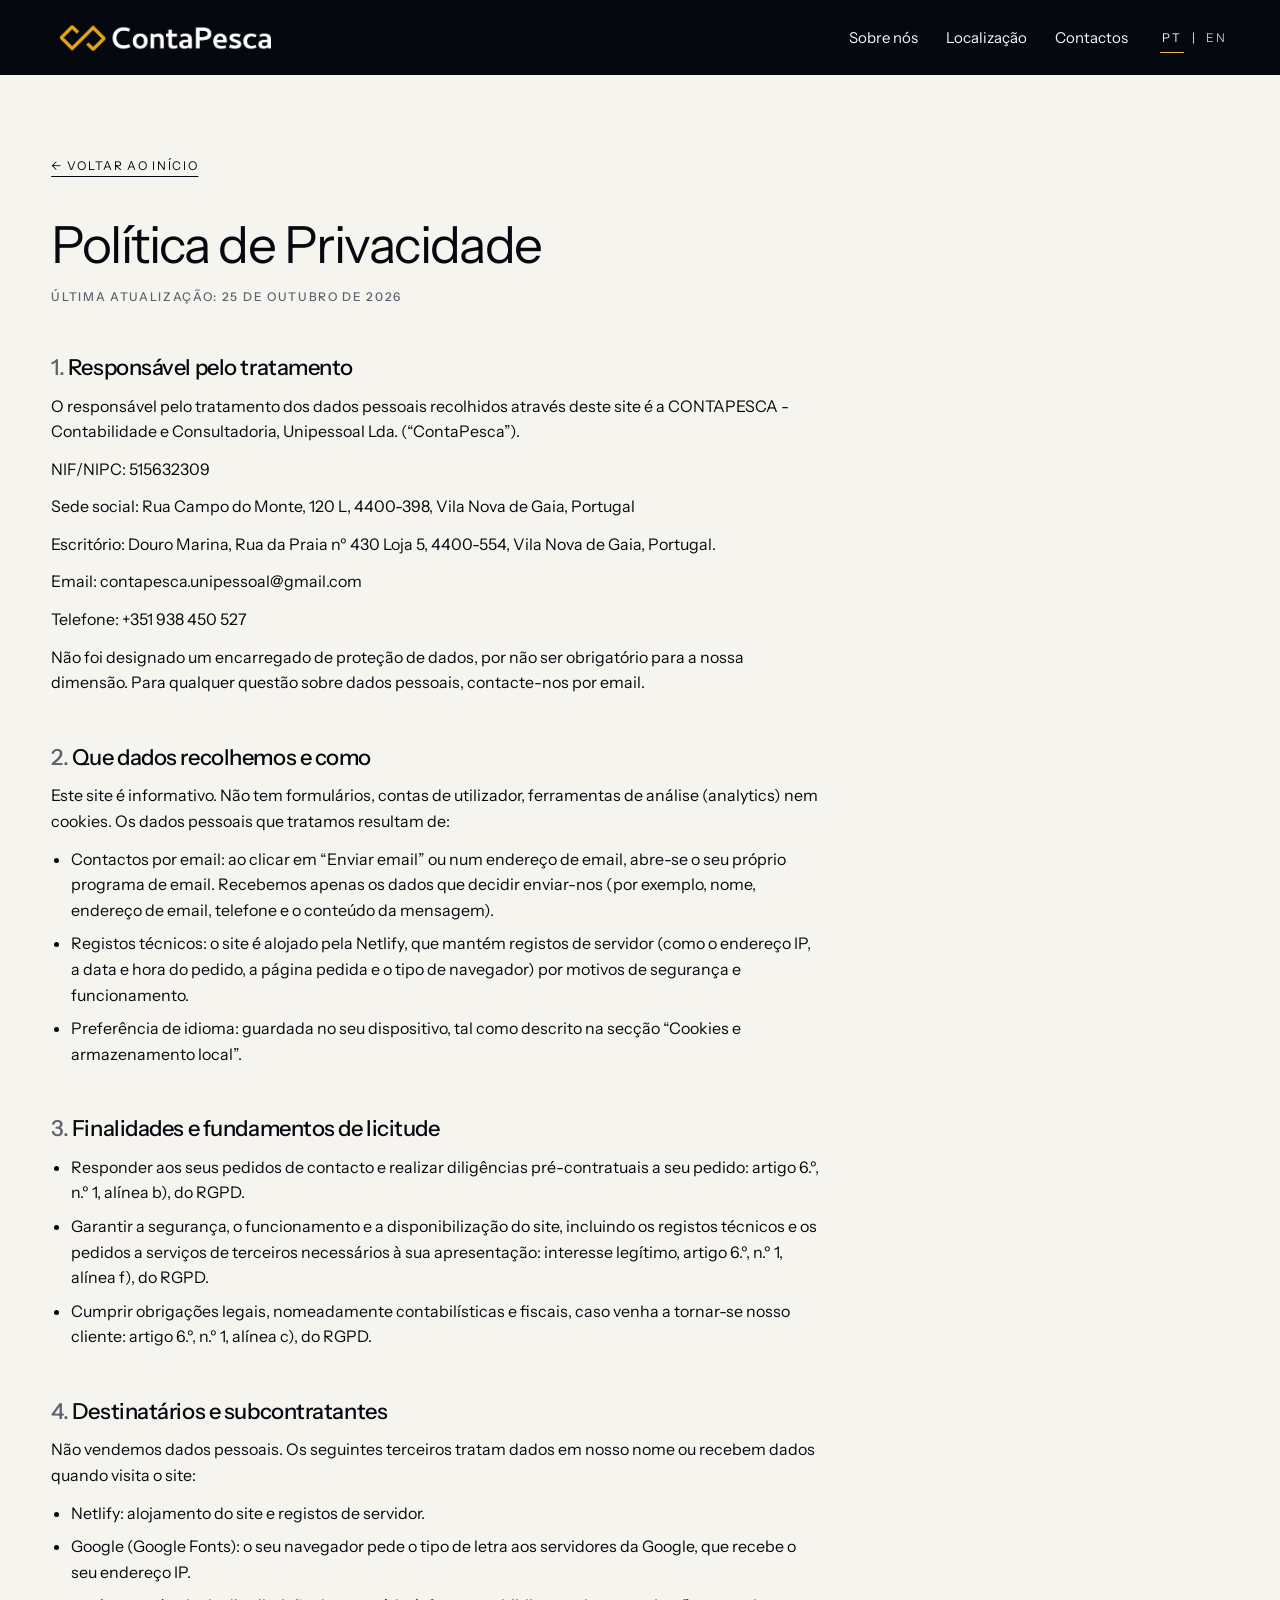
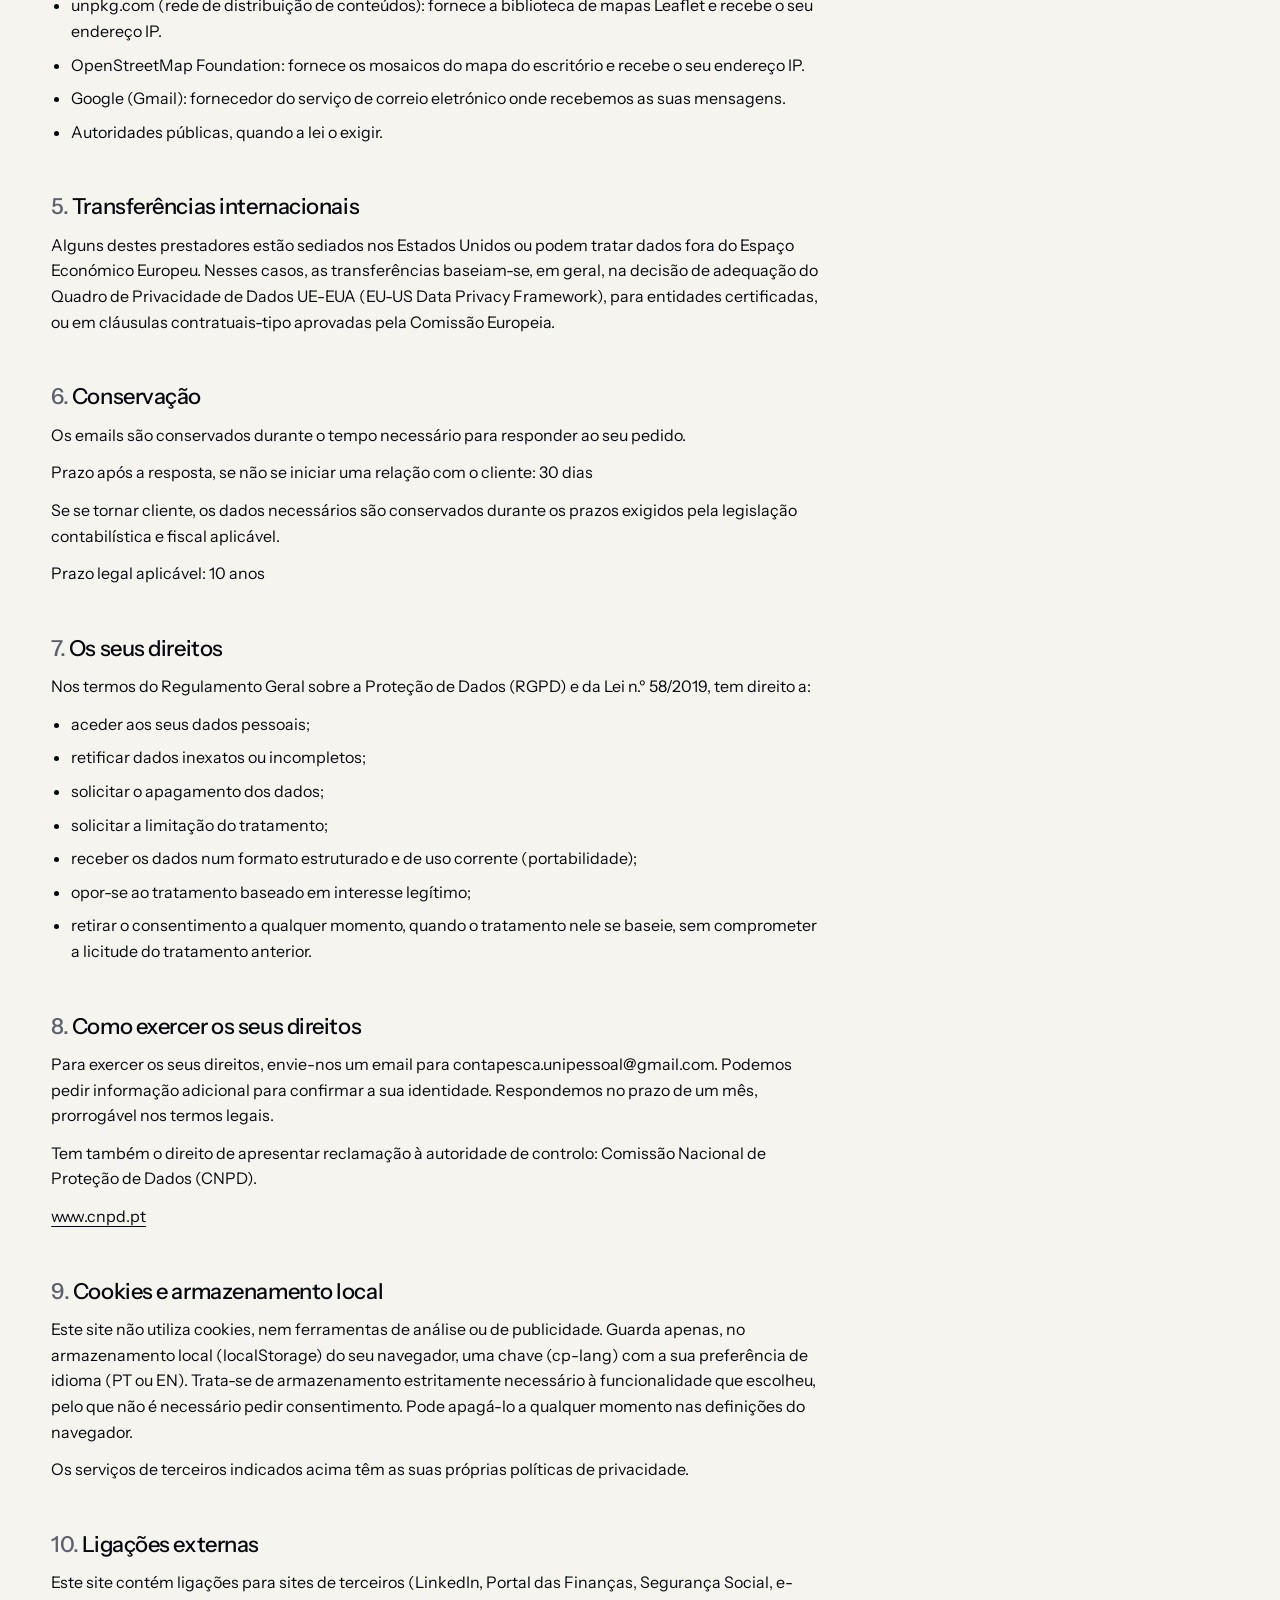
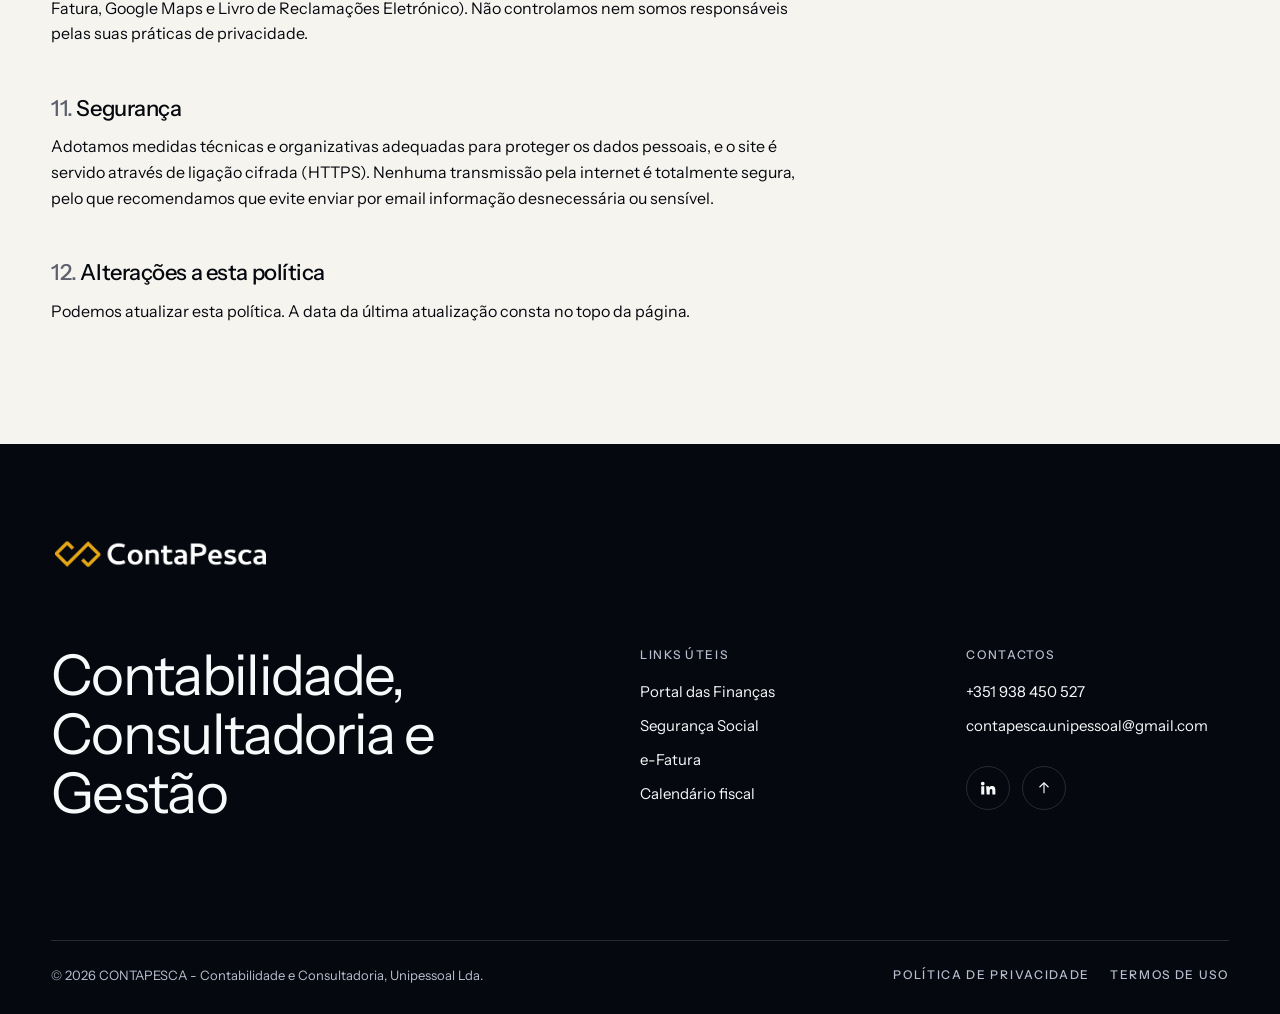
<file: privacidade.html>
<!doctype html>
<html lang="pt" data-title-key="privacidade.meta.title" data-desc-key="privacidade.meta.desc">
  <head>
    <meta charset="utf-8" />
    <meta name="viewport" content="width=device-width,initial-scale=1" />
    <title>Política de Privacidade - ContaPesca</title>
    <meta name="description" content="Como a ContaPesca trata os dados pessoais recolhidos através deste site." />
    <meta name="theme-color" content="#06080f" />
    <meta property="og:title" content="Política de Privacidade - ContaPesca" />
    <meta property="og:description" content="Como a ContaPesca trata os dados pessoais recolhidos através deste site." />
    <meta property="og:image" content="assets/short-logo.png" />
    <meta property="og:type" content="website" />
    <link rel="canonical" href="https://contapesca.pt/privacidade.html" />
    <link rel="icon" href="assets/favicon.png" />
    <link rel="preconnect" href="https://fonts.googleapis.com" />
    <link rel="preconnect" href="https://fonts.gstatic.com" crossorigin />
    <link
      href="https://fonts.googleapis.com/css2?family=Instrument+Sans:wght@400;500;600&display=swap"
      rel="stylesheet"
    />
    <link rel="stylesheet" href="styles/main.css" />
  </head>
  <body>
    <a class="skip-link" href="#conteudo" data-i18n="skip">Saltar para o conteúdo</a>

    <header class="site-header site-header-solid" id="topo">
      <div class="container header-inner">
        <a class="brand" href="index.html" aria-label="ContaPesca">
          <img src="assets/short-logo.png" alt="ContaPesca" width="140" height="28" />
        </a>
        <button
          class="menu-btn"
          type="button"
          aria-expanded="false"
          aria-controls="nav"
          data-i18n="menu"
        >
          Menu
        </button>
        <nav class="nav" id="nav" aria-label="Principal">
          <ul>
            <li><a href="index.html#sobre" data-i18n="nav.about">Sobre nós</a></li>
            <li><a href="index.html#escritorio" data-i18n="nav.office">Localização</a></li>
            <li><a href="index.html#contactos" data-i18n="nav.contact">Contactos</a></li>
          </ul>
        </nav>
        <div class="lang" role="group" aria-label="Idioma / Language">
          <button type="button" data-lang="pt" aria-pressed="true">PT</button>
          <span aria-hidden="true">|</span>
          <button type="button" data-lang="en" aria-pressed="false">EN</button>
        </div>
      </div>
    </header>

    <main id="conteudo" class="legal" data-legal>
      <div class="container">
        <article class="legal-doc">
          <a class="link-u" href="index.html" data-i18n="legal.back">← Voltar ao início</a>
          <h1 class="h2 legal-title" data-i18n="privacidade.title">Política de Privacidade</h1>
          <p class="micro legal-updated"><span data-i18n="legal.updated">Última atualização:</span> <span data-i18n="privacidade.date">25 de outubro de 2026</span></p>
        <section class="legal-section">
          <h2 data-i18n="privacidade.s1.t">Responsável pelo tratamento</h2>
          <p data-i18n="privacidade.s1.1">O responsável pelo tratamento dos dados pessoais recolhidos através deste site é a CONTAPESCA - Contabilidade e Consultadoria, Unipessoal Lda. (“ContaPesca”).</p>
          <p><span data-i18n="privacidade.s1.2.l">NIF/NIPC: </span><span data-i18n="privacidade.s1.2.v">515632309</span></p>
          <p><span data-i18n="privacidade.s1.3.l">Sede social: </span><span data-i18n="privacidade.s1.3.v">Rua Campo do Monte, 120 L, 4400-398, Vila Nova de Gaia, Portugal</span></p>
          <p data-i18n="privacidade.s1.4">Escritório: Douro Marina, Rua da Praia nº 430 Loja 5, 4400-554, Vila Nova de Gaia, Portugal.</p>
          <p data-i18n="privacidade.s1.5">Email: contapesca.unipessoal@gmail.com</p>
          <p data-i18n="privacidade.s1.6">Telefone: +351 938 450 527</p>
          <p data-i18n="privacidade.s1.7">Não foi designado um encarregado de proteção de dados, por não ser obrigatório para a nossa dimensão. Para qualquer questão sobre dados pessoais, contacte-nos por email.</p>
        </section>
        <section class="legal-section">
          <h2 data-i18n="privacidade.s2.t">Que dados recolhemos e como</h2>
          <p data-i18n="privacidade.s2.1">Este site é informativo. Não tem formulários, contas de utilizador, ferramentas de análise (analytics) nem cookies. Os dados pessoais que tratamos resultam de:</p>
          <ul>
            <li data-i18n="privacidade.s2.2.1">Contactos por email: ao clicar em “Enviar email” ou num endereço de email, abre-se o seu próprio programa de email. Recebemos apenas os dados que decidir enviar-nos (por exemplo, nome, endereço de email, telefone e o conteúdo da mensagem).</li>
            <li data-i18n="privacidade.s2.2.2">Registos técnicos: o site é alojado pela Netlify, que mantém registos de servidor (como o endereço IP, a data e hora do pedido, a página pedida e o tipo de navegador) por motivos de segurança e funcionamento.</li>
            <li data-i18n="privacidade.s2.2.3">Preferência de idioma: guardada no seu dispositivo, tal como descrito na secção “Cookies e armazenamento local”.</li>
          </ul>
        </section>
        <section class="legal-section">
          <h2 data-i18n="privacidade.s3.t">Finalidades e fundamentos de licitude</h2>
          <ul>
            <li data-i18n="privacidade.s3.1.1">Responder aos seus pedidos de contacto e realizar diligências pré-contratuais a seu pedido: artigo 6.º, n.º 1, alínea b), do RGPD.</li>
            <li data-i18n="privacidade.s3.1.2">Garantir a segurança, o funcionamento e a disponibilização do site, incluindo os registos técnicos e os pedidos a serviços de terceiros necessários à sua apresentação: interesse legítimo, artigo 6.º, n.º 1, alínea f), do RGPD.</li>
            <li data-i18n="privacidade.s3.1.3">Cumprir obrigações legais, nomeadamente contabilísticas e fiscais, caso venha a tornar-se nosso cliente: artigo 6.º, n.º 1, alínea c), do RGPD.</li>
          </ul>
        </section>
        <section class="legal-section">
          <h2 data-i18n="privacidade.s4.t">Destinatários e subcontratantes</h2>
          <p data-i18n="privacidade.s4.1">Não vendemos dados pessoais. Os seguintes terceiros tratam dados em nosso nome ou recebem dados quando visita o site:</p>
          <ul>
            <li data-i18n="privacidade.s4.2.1">Netlify: alojamento do site e registos de servidor.</li>
            <li data-i18n="privacidade.s4.2.2">Google (Google Fonts): o seu navegador pede o tipo de letra aos servidores da Google, que recebe o seu endereço IP.</li>
            <li data-i18n="privacidade.s4.2.3">unpkg.com (rede de distribuição de conteúdos): fornece a biblioteca de mapas Leaflet e recebe o seu endereço IP.</li>
            <li data-i18n="privacidade.s4.2.4">OpenStreetMap Foundation: fornece os mosaicos do mapa do escritório e recebe o seu endereço IP.</li>
            <li data-i18n="privacidade.s4.2.5">Google (Gmail): fornecedor do serviço de correio eletrónico onde recebemos as suas mensagens.</li>
            <li data-i18n="privacidade.s4.2.6">Autoridades públicas, quando a lei o exigir.</li>
          </ul>
        </section>
        <section class="legal-section">
          <h2 data-i18n="privacidade.s5.t">Transferências internacionais</h2>
          <p data-i18n="privacidade.s5.1">Alguns destes prestadores estão sediados nos Estados Unidos ou podem tratar dados fora do Espaço Económico Europeu. Nesses casos, as transferências baseiam-se, em geral, na decisão de adequação do Quadro de Privacidade de Dados UE-EUA (EU-US Data Privacy Framework), para entidades certificadas, ou em cláusulas contratuais-tipo aprovadas pela Comissão Europeia.</p>
        </section>
        <section class="legal-section">
          <h2 data-i18n="privacidade.s6.t">Conservação</h2>
          <p data-i18n="privacidade.s6.1">Os emails são conservados durante o tempo necessário para responder ao seu pedido.</p>
          <p><span data-i18n="privacidade.s6.2.l">Prazo após a resposta, se não se iniciar uma relação com o cliente: </span><span data-i18n="privacidade.s6.2.v">30 dias</span></p>
          <p data-i18n="privacidade.s6.3">Se se tornar cliente, os dados necessários são conservados durante os prazos exigidos pela legislação contabilística e fiscal aplicável.</p>
          <p><span data-i18n="privacidade.s6.4.l">Prazo legal aplicável: </span><span data-i18n="privacidade.s6.4.v">10 anos</span></p>
        </section>
        <section class="legal-section">
          <h2 data-i18n="privacidade.s7.t">Os seus direitos</h2>
          <p data-i18n="privacidade.s7.1">Nos termos do Regulamento Geral sobre a Proteção de Dados (RGPD) e da Lei n.º 58/2019, tem direito a:</p>
          <ul>
            <li data-i18n="privacidade.s7.2.1">aceder aos seus dados pessoais;</li>
            <li data-i18n="privacidade.s7.2.2">retificar dados inexatos ou incompletos;</li>
            <li data-i18n="privacidade.s7.2.3">solicitar o apagamento dos dados;</li>
            <li data-i18n="privacidade.s7.2.4">solicitar a limitação do tratamento;</li>
            <li data-i18n="privacidade.s7.2.5">receber os dados num formato estruturado e de uso corrente (portabilidade);</li>
            <li data-i18n="privacidade.s7.2.6">opor-se ao tratamento baseado em interesse legítimo;</li>
            <li data-i18n="privacidade.s7.2.7">retirar o consentimento a qualquer momento, quando o tratamento nele se baseie, sem comprometer a licitude do tratamento anterior.</li>
          </ul>
        </section>
        <section class="legal-section">
          <h2 data-i18n="privacidade.s8.t">Como exercer os seus direitos</h2>
          <p data-i18n="privacidade.s8.1">Para exercer os seus direitos, envie-nos um email para contapesca.unipessoal@gmail.com. Podemos pedir informação adicional para confirmar a sua identidade. Respondemos no prazo de um mês, prorrogável nos termos legais.</p>
          <p data-i18n="privacidade.s8.2">Tem também o direito de apresentar reclamação à autoridade de controlo: Comissão Nacional de Proteção de Dados (CNPD).</p>
          <p><a href="https://www.cnpd.pt" target="_blank" rel="noopener" data-i18n="privacidade.s8.3">www.cnpd.pt</a></p>
        </section>
        <section class="legal-section">
          <h2 data-i18n="privacidade.s9.t">Cookies e armazenamento local</h2>
          <p data-i18n="privacidade.s9.1">Este site não utiliza cookies, nem ferramentas de análise ou de publicidade. Guarda apenas, no armazenamento local (localStorage) do seu navegador, uma chave (cp-lang) com a sua preferência de idioma (PT ou EN). Trata-se de armazenamento estritamente necessário à funcionalidade que escolheu, pelo que não é necessário pedir consentimento. Pode apagá-lo a qualquer momento nas definições do navegador.</p>
          <p data-i18n="privacidade.s9.2">Os serviços de terceiros indicados acima têm as suas próprias políticas de privacidade.</p>
        </section>
        <section class="legal-section">
          <h2 data-i18n="privacidade.s10.t">Ligações externas</h2>
          <p data-i18n="privacidade.s10.1">Este site contém ligações para sites de terceiros (LinkedIn, Portal das Finanças, Segurança Social, e-Fatura, Google Maps e Livro de Reclamações Eletrónico). Não controlamos nem somos responsáveis pelas suas práticas de privacidade.</p>
        </section>
        <section class="legal-section">
          <h2 data-i18n="privacidade.s11.t">Segurança</h2>
          <p data-i18n="privacidade.s11.1">Adotamos medidas técnicas e organizativas adequadas para proteger os dados pessoais, e o site é servido através de ligação cifrada (HTTPS). Nenhuma transmissão pela internet é totalmente segura, pelo que recomendamos que evite enviar por email informação desnecessária ou sensível.</p>
        </section>
        <section class="legal-section">
          <h2 data-i18n="privacidade.s12.t">Alterações a esta política</h2>
          <p data-i18n="privacidade.s12.1">Podemos atualizar esta política. A data da última atualização consta no topo da página.</p>
        </section>
        </article>
      </div>
    </main>

    <footer class="site-footer">
      <div class="container">
        <img src="assets/short-logo.png" alt="ContaPesca" width="140" height="28" />
        <div class="footer-grid">
          <div>
            <p class="footer-title" data-i18n="footer.title">Contabilidade, Consultadoria e Gestão</p>
          </div>
          <div>
            <h2 class="micro" data-i18n="footer.links">Links úteis</h2>
            <ul class="footer-list">
              <li><a href="https://www.portaldasfinancas.gov.pt" target="_blank" rel="noopener">Portal das Finanças</a></li>
              <li><a href="https://www.seg-social.pt" target="_blank" rel="noopener">Segurança Social</a></li>
              <li><a href="https://faturas.portaldasfinancas.gov.pt" target="_blank" rel="noopener">e-Fatura</a></li>
              <li><a href="https://info.portaldasfinancas.gov.pt/pt/apoio_contribuinte/calendario_fiscal/Pages/Quadro_res_Pag_2026.aspx" target="_blank" rel="noopener" data-i18n="footer.calendar">Calendário fiscal</a></li>
            </ul>
          </div>
          <div>
            <h2 class="micro" data-i18n="footer.contacts">Contactos</h2>
            <ul class="footer-list">
              <li><a href="tel:+351938450527">+351 938 450 527</a></li>
              <li><a href="mailto:contapesca.unipessoal@gmail.com">contapesca.unipessoal<wbr>@gmail.com</a></li>
            </ul>
            <div class="footer-actions">
              <a class="round" href="https://www.linkedin.com/company/contapesca-contabilidade-e-consultadoria-unipessoal-lda" target="_blank" rel="noopener" aria-label="LinkedIn">
                <svg viewBox="0 0 24 24" width="18" height="18" aria-hidden="true"><path fill="currentColor" d="M4.98 3.5a2.5 2.5 0 1 1 0 5 2.5 2.5 0 0 1 0-5zM3 9.75h4v11H3zM9.5 9.75h3.8v1.6h.1c.5-1 1.8-1.9 3.7-1.9 4 0 4.7 2.6 4.7 6v5.3h-4v-4.8c0-1.2 0-2.6-1.6-2.6s-1.9 1.2-1.9 2.5v4.9h-4z" /></svg>
              </a>
              <a class="round" href="#topo" aria-label="Voltar ao topo" data-i18n-aria="footer.top">
                <svg viewBox="0 0 24 24" width="18" height="18" aria-hidden="true"><path d="M12 19V5M6 11l6-6 6 6" fill="none" stroke="currentColor" stroke-width="1.5" /></svg>
              </a>
            </div>
          </div>
        </div>
        <div class="footer-bar">
          <p>© <span id="year">2026</span> CONTAPESCA - Contabilidade e Consultadoria, Unipessoal Lda.</p>
          <p class="micro">
            <a href="privacidade.html" data-i18n="footer.privacy">Política de Privacidade</a>
            <a href="termos.html" data-i18n="footer.terms">Termos de Uso</a>
          </p>
        </div>
      </div>
    </footer>

    <script type="module" src="scripts/main.js"></script>
  </body>
</html>
</file>
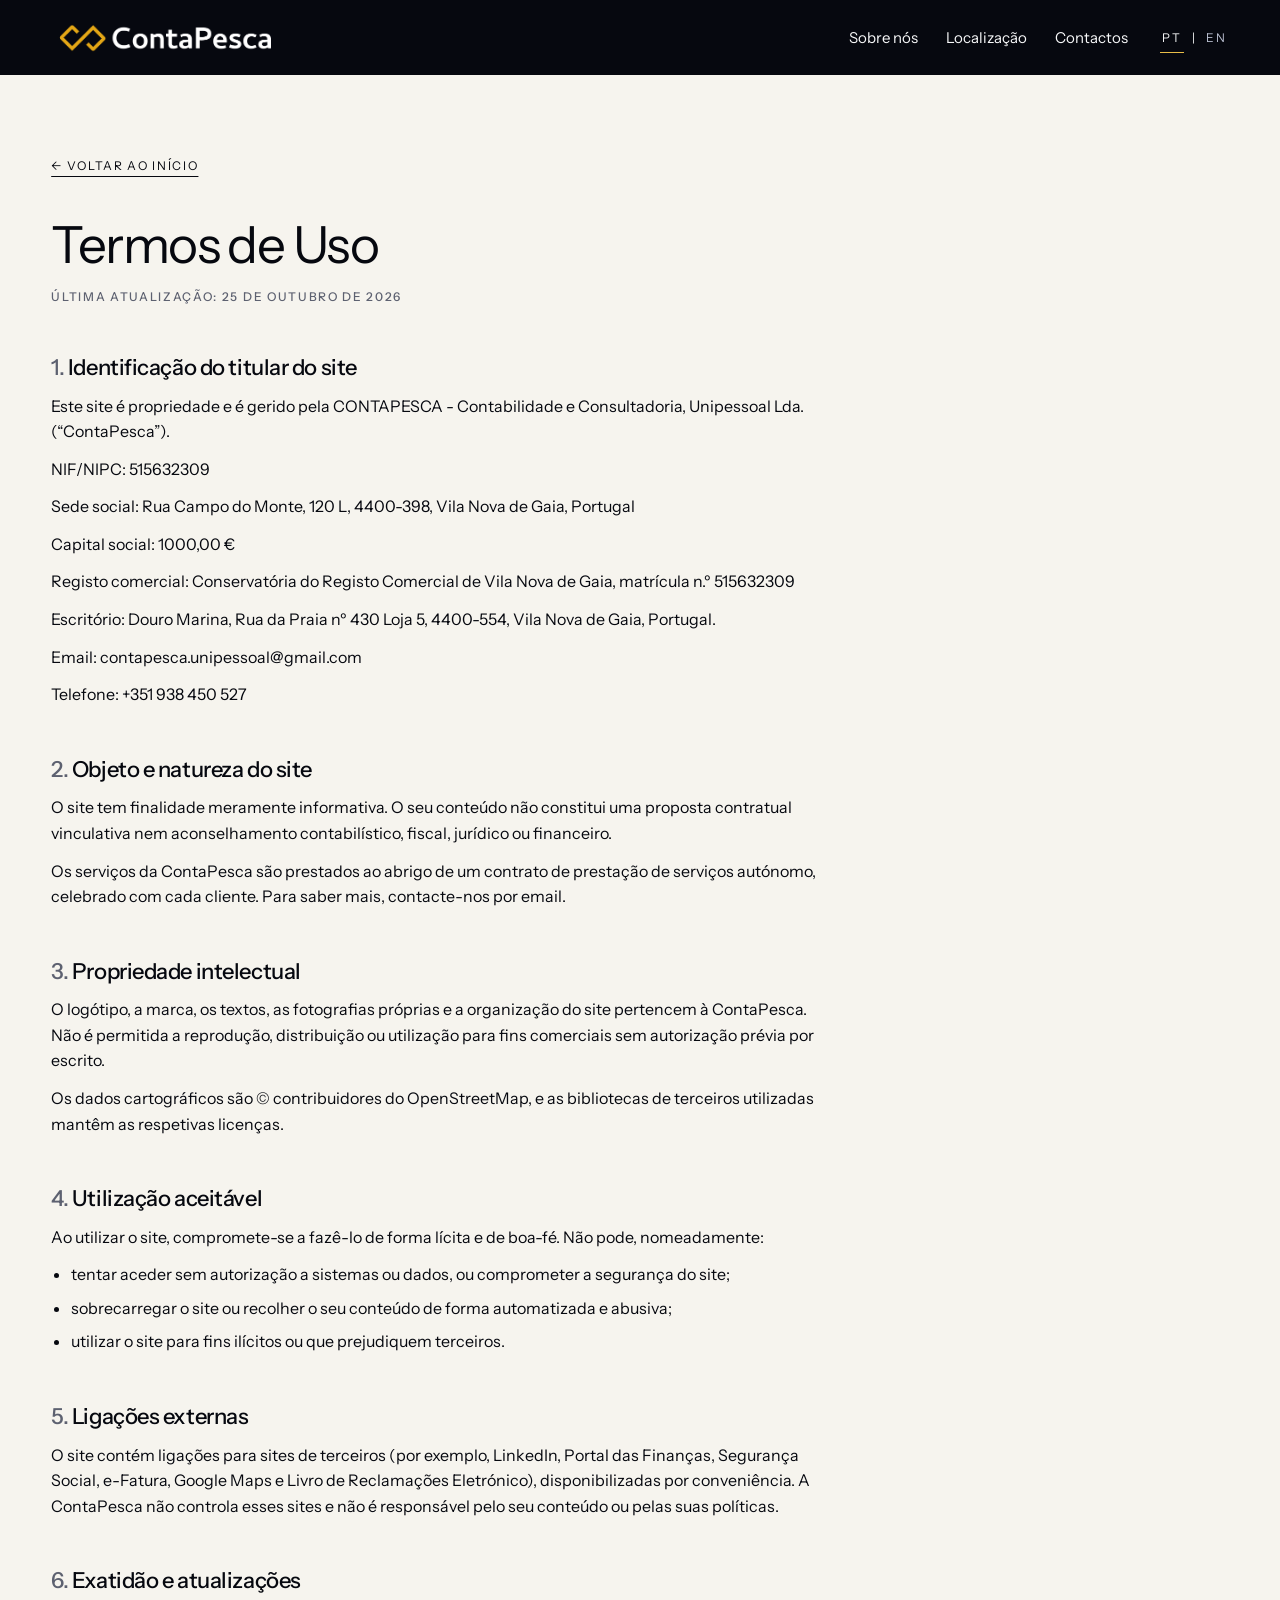
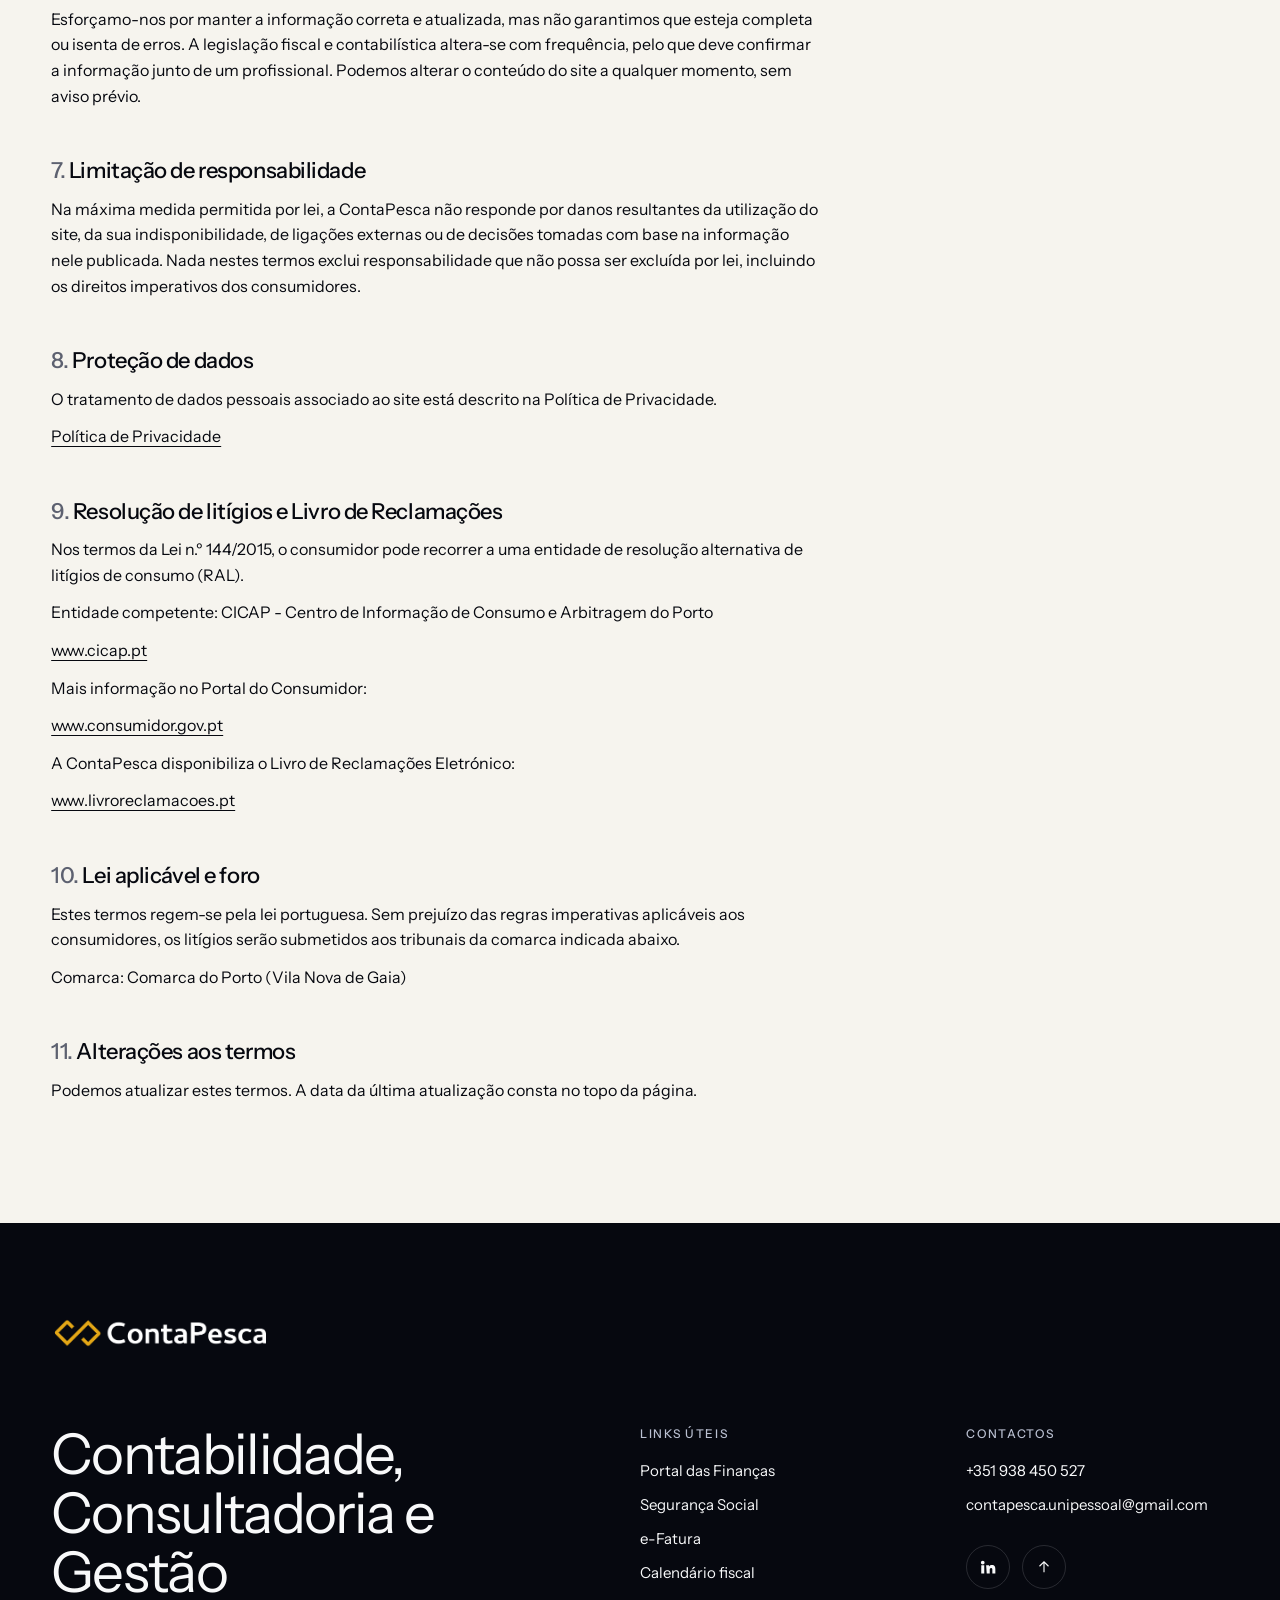
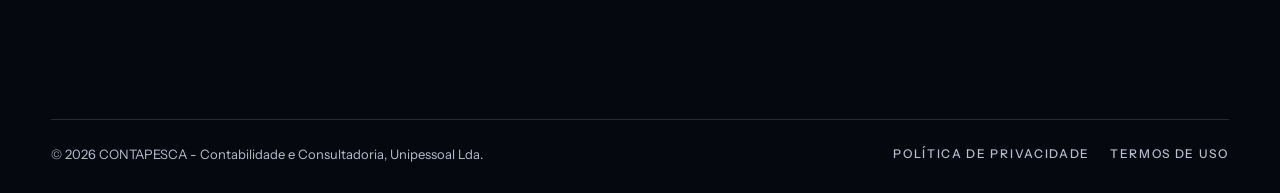
<file: termos.html>
<!doctype html>
<html lang="pt" data-title-key="termos.meta.title" data-desc-key="termos.meta.desc">
  <head>
    <meta charset="utf-8" />
    <meta name="viewport" content="width=device-width,initial-scale=1" />
    <title>Termos de Uso - ContaPesca</title>
    <meta name="description" content="Condições de utilização do site da ContaPesca." />
    <meta name="theme-color" content="#06080f" />
    <meta property="og:title" content="Termos de Uso - ContaPesca" />
    <meta property="og:description" content="Condições de utilização do site da ContaPesca." />
    <meta property="og:image" content="assets/short-logo.png" />
    <meta property="og:type" content="website" />
    <link rel="canonical" href="https://contapesca.pt/termos.html" />
    <link rel="icon" href="assets/favicon.png" />
    <link rel="preconnect" href="https://fonts.googleapis.com" />
    <link rel="preconnect" href="https://fonts.gstatic.com" crossorigin />
    <link
      href="https://fonts.googleapis.com/css2?family=Instrument+Sans:wght@400;500;600&display=swap"
      rel="stylesheet"
    />
    <link rel="stylesheet" href="styles/main.css" />
  </head>
  <body>
    <a class="skip-link" href="#conteudo" data-i18n="skip">Saltar para o conteúdo</a>

    <header class="site-header site-header-solid" id="topo">
      <div class="container header-inner">
        <a class="brand" href="index.html" aria-label="ContaPesca">
          <img src="assets/short-logo.png" alt="ContaPesca" width="140" height="28" />
        </a>
        <button
          class="menu-btn"
          type="button"
          aria-expanded="false"
          aria-controls="nav"
          data-i18n="menu"
        >
          Menu
        </button>
        <nav class="nav" id="nav" aria-label="Principal">
          <ul>
            <li><a href="index.html#sobre" data-i18n="nav.about">Sobre nós</a></li>
            <li><a href="index.html#escritorio" data-i18n="nav.office">Localização</a></li>
            <li><a href="index.html#contactos" data-i18n="nav.contact">Contactos</a></li>
          </ul>
        </nav>
        <div class="lang" role="group" aria-label="Idioma / Language">
          <button type="button" data-lang="pt" aria-pressed="true">PT</button>
          <span aria-hidden="true">|</span>
          <button type="button" data-lang="en" aria-pressed="false">EN</button>
        </div>
      </div>
    </header>

    <main id="conteudo" class="legal" data-legal>
      <div class="container">
        <article class="legal-doc">
          <a class="link-u" href="index.html" data-i18n="legal.back">← Voltar ao início</a>
          <h1 class="h2 legal-title" data-i18n="termos.title">Termos de Uso</h1>
          <p class="micro legal-updated"><span data-i18n="legal.updated">Última atualização:</span> <span data-i18n="termos.date">25 de outubro de 2026</span></p>
        <section class="legal-section">
          <h2 data-i18n="termos.s1.t">Identificação do titular do site</h2>
          <p data-i18n="termos.s1.1">Este site é propriedade e é gerido pela CONTAPESCA - Contabilidade e Consultadoria, Unipessoal Lda. (“ContaPesca”).</p>
          <p><span data-i18n="termos.s1.2.l">NIF/NIPC: </span><span data-i18n="termos.s1.2.v">515632309</span></p>
          <p><span data-i18n="termos.s1.3.l">Sede social: </span><span data-i18n="termos.s1.3.v">Rua Campo do Monte, 120 L, 4400-398, Vila Nova de Gaia, Portugal</span></p>
          <p><span data-i18n="termos.s1.4.l">Capital social: </span><span data-i18n="termos.s1.4.v">1000,00 €</span></p>
          <p><span data-i18n="termos.s1.5.l">Registo comercial: </span><span data-i18n="termos.s1.5.v">Conservatória do Registo Comercial de Vila Nova de Gaia, matrícula n.º 515632309</span></p>
          <p data-i18n="termos.s1.6">Escritório: Douro Marina, Rua da Praia nº 430 Loja 5, 4400-554, Vila Nova de Gaia, Portugal.</p>
          <p data-i18n="termos.s1.7">Email: contapesca.unipessoal@gmail.com</p>
          <p data-i18n="termos.s1.8">Telefone: +351 938 450 527</p>
        </section>
        <section class="legal-section">
          <h2 data-i18n="termos.s2.t">Objeto e natureza do site</h2>
          <p data-i18n="termos.s2.1">O site tem finalidade meramente informativa. O seu conteúdo não constitui uma proposta contratual vinculativa nem aconselhamento contabilístico, fiscal, jurídico ou financeiro.</p>
          <p data-i18n="termos.s2.2">Os serviços da ContaPesca são prestados ao abrigo de um contrato de prestação de serviços autónomo, celebrado com cada cliente. Para saber mais, contacte-nos por email.</p>
        </section>
        <section class="legal-section">
          <h2 data-i18n="termos.s3.t">Propriedade intelectual</h2>
          <p data-i18n="termos.s3.1">O logótipo, a marca, os textos, as fotografias próprias e a organização do site pertencem à ContaPesca. Não é permitida a reprodução, distribuição ou utilização para fins comerciais sem autorização prévia por escrito.</p>
          <p data-i18n="termos.s3.2">Os dados cartográficos são © contribuidores do OpenStreetMap, e as bibliotecas de terceiros utilizadas mantêm as respetivas licenças.</p>
        </section>
        <section class="legal-section">
          <h2 data-i18n="termos.s4.t">Utilização aceitável</h2>
          <p data-i18n="termos.s4.1">Ao utilizar o site, compromete-se a fazê-lo de forma lícita e de boa-fé. Não pode, nomeadamente:</p>
          <ul>
            <li data-i18n="termos.s4.2.1">tentar aceder sem autorização a sistemas ou dados, ou comprometer a segurança do site;</li>
            <li data-i18n="termos.s4.2.2">sobrecarregar o site ou recolher o seu conteúdo de forma automatizada e abusiva;</li>
            <li data-i18n="termos.s4.2.3">utilizar o site para fins ilícitos ou que prejudiquem terceiros.</li>
          </ul>
        </section>
        <section class="legal-section">
          <h2 data-i18n="termos.s5.t">Ligações externas</h2>
          <p data-i18n="termos.s5.1">O site contém ligações para sites de terceiros (por exemplo, LinkedIn, Portal das Finanças, Segurança Social, e-Fatura, Google Maps e Livro de Reclamações Eletrónico), disponibilizadas por conveniência. A ContaPesca não controla esses sites e não é responsável pelo seu conteúdo ou pelas suas políticas.</p>
        </section>
        <section class="legal-section">
          <h2 data-i18n="termos.s6.t">Exatidão e atualizações</h2>
          <p data-i18n="termos.s6.1">Esforçamo-nos por manter a informação correta e atualizada, mas não garantimos que esteja completa ou isenta de erros. A legislação fiscal e contabilística altera-se com frequência, pelo que deve confirmar a informação junto de um profissional. Podemos alterar o conteúdo do site a qualquer momento, sem aviso prévio.</p>
        </section>
        <section class="legal-section">
          <h2 data-i18n="termos.s7.t">Limitação de responsabilidade</h2>
          <p data-i18n="termos.s7.1">Na máxima medida permitida por lei, a ContaPesca não responde por danos resultantes da utilização do site, da sua indisponibilidade, de ligações externas ou de decisões tomadas com base na informação nele publicada. Nada nestes termos exclui responsabilidade que não possa ser excluída por lei, incluindo os direitos imperativos dos consumidores.</p>
        </section>
        <section class="legal-section">
          <h2 data-i18n="termos.s8.t">Proteção de dados</h2>
          <p data-i18n="termos.s8.1">O tratamento de dados pessoais associado ao site está descrito na Política de Privacidade.</p>
          <p><a href="privacidade.html" data-i18n="termos.s8.2">Política de Privacidade</a></p>
        </section>
        <section class="legal-section">
          <h2 data-i18n="termos.s9.t">Resolução de litígios e Livro de Reclamações</h2>
          <p data-i18n="termos.s9.1">Nos termos da Lei n.º 144/2015, o consumidor pode recorrer a uma entidade de resolução alternativa de litígios de consumo (RAL).</p>
          <p><span data-i18n="termos.s9.2.l">Entidade competente: </span><span data-i18n="termos.s9.2.v">CICAP - Centro de Informação de Consumo e Arbitragem do Porto</span></p>
          <p><a href="https://www.cicap.pt" target="_blank" rel="noopener" data-i18n="termos.s9.2.a">www.cicap.pt</a></p>
          <p data-i18n="termos.s9.3">Mais informação no Portal do Consumidor:</p>
          <p><a href="https://www.consumidor.gov.pt" target="_blank" rel="noopener" data-i18n="termos.s9.4">www.consumidor.gov.pt</a></p>
          <p data-i18n="termos.s9.5">A ContaPesca disponibiliza o Livro de Reclamações Eletrónico:</p>
          <p><a href="https://www.livroreclamacoes.pt/inicio" target="_blank" rel="noopener" data-i18n="termos.s9.6">www.livroreclamacoes.pt</a></p>
        </section>
        <section class="legal-section">
          <h2 data-i18n="termos.s10.t">Lei aplicável e foro</h2>
          <p data-i18n="termos.s10.1">Estes termos regem-se pela lei portuguesa. Sem prejuízo das regras imperativas aplicáveis aos consumidores, os litígios serão submetidos aos tribunais da comarca indicada abaixo.</p>
          <p><span data-i18n="termos.s10.2.l">Comarca: </span><span data-i18n="termos.s10.2.v">Comarca do Porto (Vila Nova de Gaia)</span></p>
        </section>
        <section class="legal-section">
          <h2 data-i18n="termos.s11.t">Alterações aos termos</h2>
          <p data-i18n="termos.s11.1">Podemos atualizar estes termos. A data da última atualização consta no topo da página.</p>
        </section>
        </article>
      </div>
    </main>

    <footer class="site-footer">
      <div class="container">
        <img src="assets/short-logo.png" alt="ContaPesca" width="140" height="28" />
        <div class="footer-grid">
          <div>
            <p class="footer-title" data-i18n="footer.title">Contabilidade, Consultadoria e Gestão</p>
          </div>
          <div>
            <h2 class="micro" data-i18n="footer.links">Links úteis</h2>
            <ul class="footer-list">
              <li><a href="https://www.portaldasfinancas.gov.pt" target="_blank" rel="noopener">Portal das Finanças</a></li>
              <li><a href="https://www.seg-social.pt" target="_blank" rel="noopener">Segurança Social</a></li>
              <li><a href="https://faturas.portaldasfinancas.gov.pt" target="_blank" rel="noopener">e-Fatura</a></li>
              <li><a href="https://info.portaldasfinancas.gov.pt/pt/apoio_contribuinte/calendario_fiscal/Pages/Quadro_res_Pag_2026.aspx" target="_blank" rel="noopener" data-i18n="footer.calendar">Calendário fiscal</a></li>
            </ul>
          </div>
          <div>
            <h2 class="micro" data-i18n="footer.contacts">Contactos</h2>
            <ul class="footer-list">
              <li><a href="tel:+351938450527">+351 938 450 527</a></li>
              <li><a href="mailto:contapesca.unipessoal@gmail.com">contapesca.unipessoal<wbr>@gmail.com</a></li>
            </ul>
            <div class="footer-actions">
              <a class="round" href="https://www.linkedin.com/company/contapesca-contabilidade-e-consultadoria-unipessoal-lda" target="_blank" rel="noopener" aria-label="LinkedIn">
                <svg viewBox="0 0 24 24" width="18" height="18" aria-hidden="true"><path fill="currentColor" d="M4.98 3.5a2.5 2.5 0 1 1 0 5 2.5 2.5 0 0 1 0-5zM3 9.75h4v11H3zM9.5 9.75h3.8v1.6h.1c.5-1 1.8-1.9 3.7-1.9 4 0 4.7 2.6 4.7 6v5.3h-4v-4.8c0-1.2 0-2.6-1.6-2.6s-1.9 1.2-1.9 2.5v4.9h-4z" /></svg>
              </a>
              <a class="round" href="#topo" aria-label="Voltar ao topo" data-i18n-aria="footer.top">
                <svg viewBox="0 0 24 24" width="18" height="18" aria-hidden="true"><path d="M12 19V5M6 11l6-6 6 6" fill="none" stroke="currentColor" stroke-width="1.5" /></svg>
              </a>
            </div>
          </div>
        </div>
        <div class="footer-bar">
          <p>© <span id="year">2026</span> CONTAPESCA - Contabilidade e Consultadoria, Unipessoal Lda.</p>
          <p class="micro">
            <a href="privacidade.html" data-i18n="footer.privacy">Política de Privacidade</a>
            <a href="termos.html" data-i18n="footer.terms">Termos de Uso</a>
          </p>
        </div>
      </div>
    </footer>

    <script type="module" src="scripts/main.js"></script>
  </body>
</html>
</file>
<file: styles/main.css>
/* Entry point: imports only. Order matters (tokens → base → components → sections → motion). */
@import "base/tokens.css";
@import "base/reset.css";
@import "base/typography.css";
@import "base/layout.css";

@import "components/buttons.css";
@import "components/header.css";
@import "components/cards.css";
@import "components/carousel.css";
@import "components/lightbox.css";
@import "components/tabs.css";
@import "components/map.css";
@import "components/stats.css";
@import "components/netlify-badge.css";

@import "sections/hero.css";
@import "sections/about.css";
@import "sections/services.css";
@import "sections/office.css";
@import "sections/contact.css";
@import "sections/footer.css";
@import "sections/legal.css";

@import "base/motion.css";
</file>
